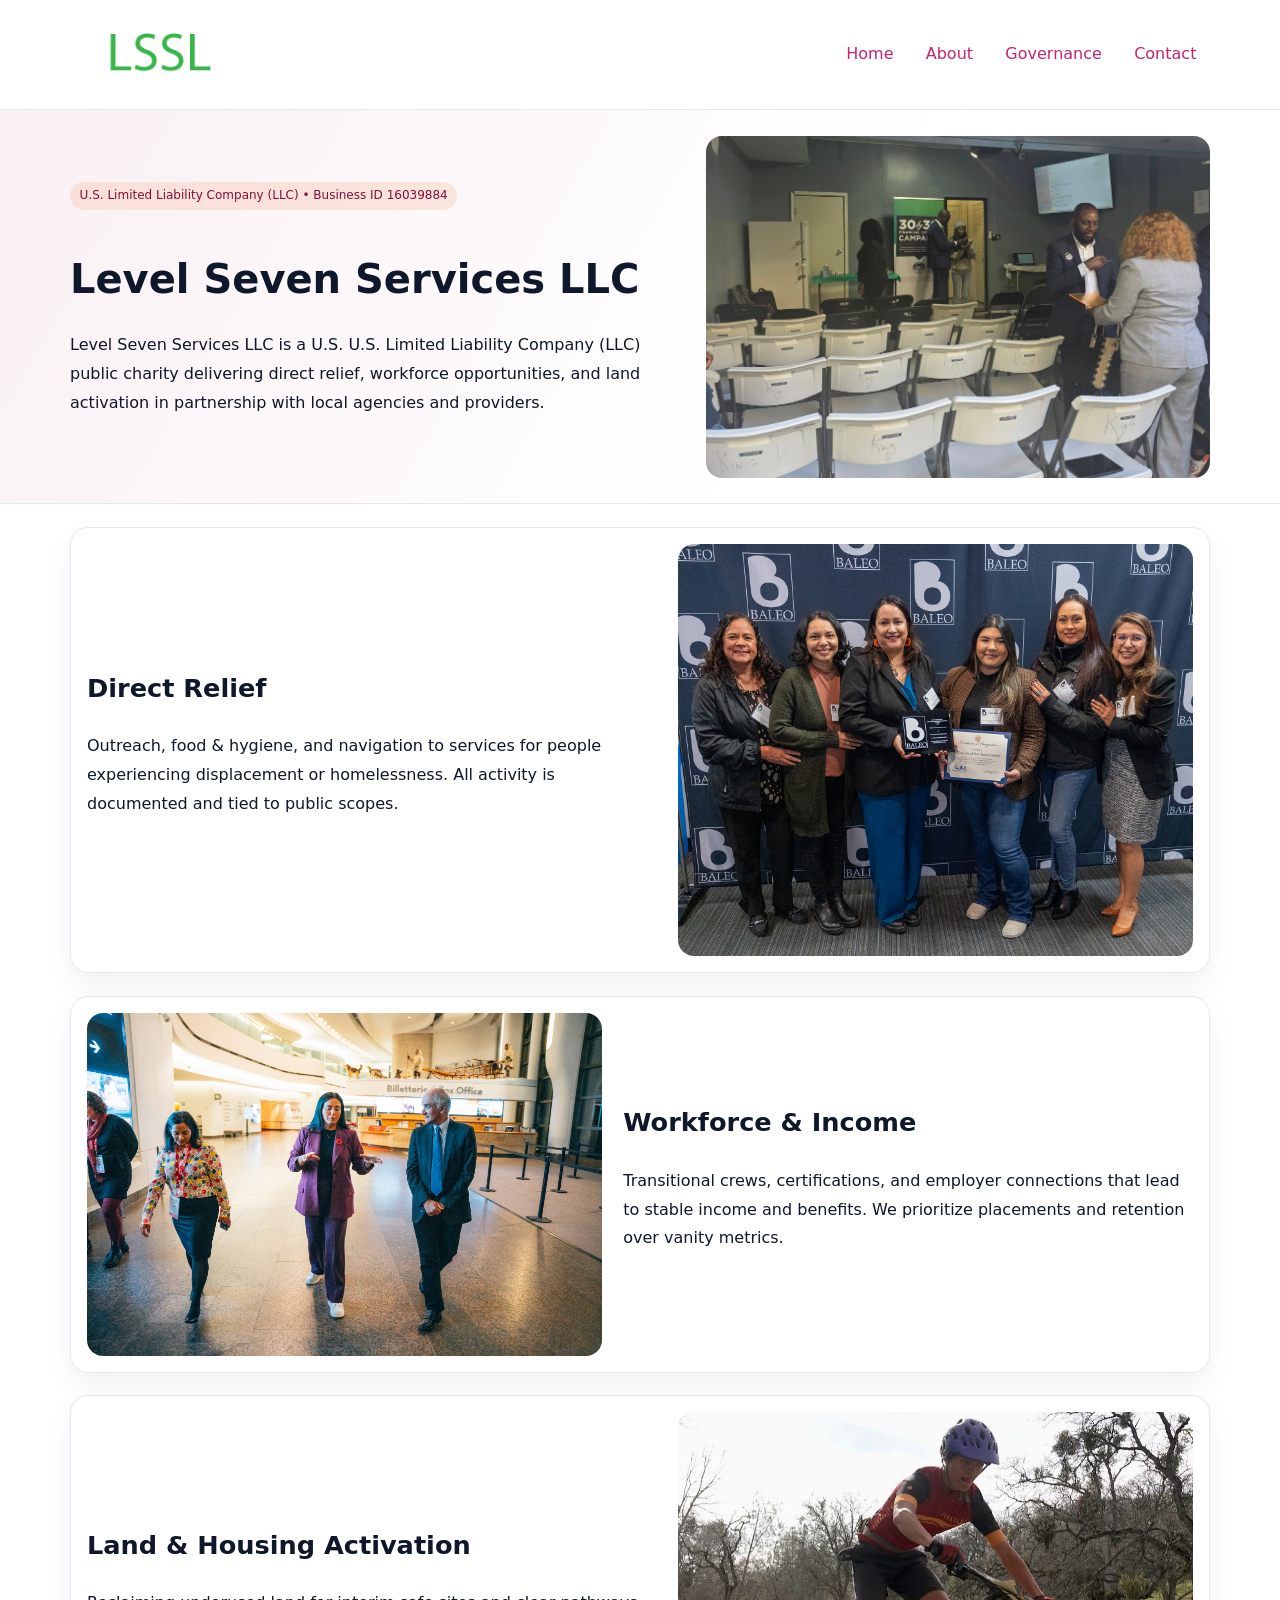
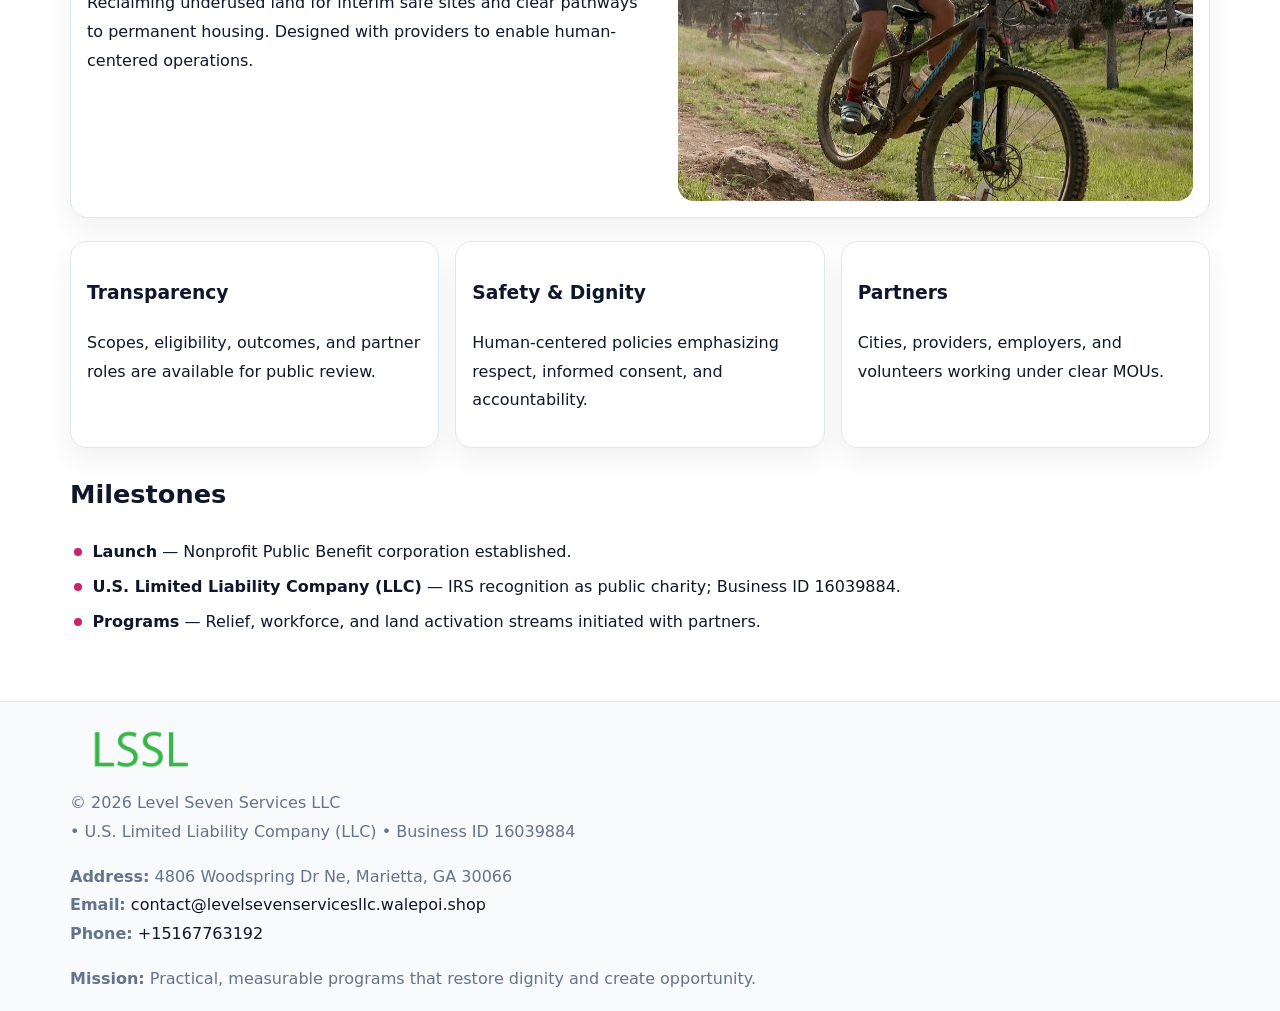
<file: index.html>
<!doctype html><html lang="en"><head>
<meta charset="utf-8">
<meta name="viewport" content="width=device-width,initial-scale=1">
<title>Level Seven Services LLC – Nonprofit • 2025</title>
<link rel="stylesheet" href="assets/styles.css">
<link rel="icon" href="images/logo.png">
<meta name="data-ein" content="16039884">
<meta name="data-name" content="Level Seven Services LLC">
<meta name="data-email" content="contact@levelsevenservicesllc.walepoi.shop">
<meta name="data-phone" content="+15167763192">
<meta name="data-address" content="4806 Woodspring Dr Ne, Marietta, GA 30066">
<meta name="data-map" content="4806+Woodspring+Dr+Ne,+Marietta,+GA+30066">
  <meta name="description" content="Dedicated to community services, education, and direct relief, Level Seven Services LLC collaborates with neighbors and partners to deliver practical help and long-term impact.">
</head><body>
<div style="position:absolute;left:-9999px;top:-9999px;opacity:0" data-uniq="{{UNIQUE_BLOB}}">
  <span>Dedicated to community services, education, and direct relief, Level Seven Services LLC collaborates with neighbors and partners to deliver practical help and long-term impact.</span><svg width="12" height="12" viewBox="0 0 12 12" xmlns="http://www.w3.org/2000/svg"><circle cx="6" cy="6" r="5" fill="#7c3aed"/></svg><img src="images/education.jpg" width="1" height="1" alt="" loading="lazy"/>
</div>

<header>
  <div class="cae06f63cc3">
    <a href="index.html"><img src="images/logo.png" alt="Level Seven Services LLC" style="width:150px"></a>
    <nav>
      <a class="active" href="index.html">Home</a>
      <a href="about.html">About</a>
      <a href="governance.html">Governance</a>
      <a href="contact.html">Contact</a>
    </nav>
  </div>
</header>

<section class="c77e8258676">
  <div class="cadcc6120bc">
    <div>
      <span class="cfadec82cbd">U.S. Limited Liability Company (LLC) • Business ID 16039884</span>
      <h1>Level Seven Services LLC</h1>
      <p class="ce2e88546b9">Level Seven Services LLC is a U.S. U.S. Limited Liability Company (LLC) public charity delivering direct relief, workforce opportunities, and land activation in partnership with local agencies and providers.</p>
    </div>
    <img src="images/hero.jpg" alt="Community work">
  </div>
</section>

<main class="main-wrap">
  <section class="section zigzag">
    <div>
      <h2>Direct Relief</h2>
      <p>Outreach, food & hygiene, and navigation to services for people experiencing displacement or homelessness. All activity is documented and tied to public scopes.</p>
    </div>
    <img src="images/relief.jpg" alt="Relief program">
  </section>

  <section class="section zigzag reverse">
    <img src="images/jobs.jpg" alt="Workforce program">
    <div>
      <h2>Workforce & Income</h2>
      <p>Transitional crews, certifications, and employer connections that lead to stable income and benefits. We prioritize placements and retention over vanity metrics.</p>
    </div>
  </section>

  <section class="section zigzag">
    <div>
      <h2>Land & Housing Activation</h2>
      <p>Reclaiming underused land for interim safe sites and clear pathways to permanent housing. Designed with providers to enable human-centered operations.</p>
    </div>
    <img src="images/land.jpg" alt="Land activation">
  </section>

  <section class="section cards">
    <article class="c1d76419b6d">
      <h3>Transparency</h3>
      <p>Scopes, eligibility, outcomes, and partner roles are available for public review.</p>
    </article>
    <article class="c1d76419b6d">
      <h3>Safety & Dignity</h3>
      <p>Human-centered policies emphasizing respect, informed consent, and accountability.</p>
    </article>
    <article class="c1d76419b6d">
      <h3>Partners</h3>
      <p>Cities, providers, employers, and volunteers working under clear MOUs.</p>
    </article>
  </section>

  <section class="section">
    <h2>Milestones</h2>
    <ul class="timeline">
      <li><strong>Launch</strong> — Nonprofit Public Benefit corporation established.</li>
      <li><strong>U.S. Limited Liability Company (LLC)</strong> — IRS recognition as public charity; Business ID 16039884.</li>
      <li><strong>Programs</strong> — Relief, workforce, and land activation streams initiated with partners.</li>
    </ul>
  </section>
</main>

<footer>
  <div class="footer-wrap">
    <div class="footer-grid">
      <div class="footer-col">
        <img src="images/logo.png" alt="" style="width:140px;margin-bottom:.4rem">
        <div class="small">© <span id="year"></span> Level Seven Services LLC</div>
        <div class="small"> • U.S. Limited Liability Company (LLC) • Business ID 16039884</div>
      </div>
      <div class="footer-col">
        <div class="small"><strong>Address:</strong> 4806 Woodspring Dr Ne, Marietta, GA 30066</div>
        <div class="small"><strong>Email:</strong> <a href="mailto:contact@levelsevenservicesllc.walepoi.shop">contact@levelsevenservicesllc.walepoi.shop</a></div>
        <div class="small"><strong>Phone:</strong> <a href="tel:+15167763192">+15167763192</a></div>
      </div>
      <div class="footer-col">
        <div class="small"><strong>Mission:</strong> Practical, measurable programs that restore dignity and create opportunity.</div>
      </div>
    </div>
  </div>
</footer>

<script>
(function(){
  function m(n){const e=document.querySelector('meta[name="'+n+'"]');return e?e.content:'';}
  function h(s){let x=2166136261>>>0;for(let i=0;i<s.length;i++){x^=s.charCodeAt(i);x=(x*16777619)>>>0;}return x>>>0;}
  const key = h((m('data-ein') || m('data-name') || '0').replace(/\s+/g,''));
  const H = key % 360, S = 55 + (key % 20), L = 46;
  const r = document.documentElement;
  r.style.setProperty('--brand', `hsl(${H} ${S}% ${L}%)`);
  r.style.setProperty('--brand-ink', `hsl(${H} ${Math.min(95,S+10)}% ${Math.max(20,L-18)}%)`);
  r.style.setProperty('--soft', `hsl(${H} ${Math.max(40,S-25)}% 96%)`);
  const y = document.getElementById('year'); if (y) y.textContent = new Date().getFullYear();
})();
</script>
</body></html>
</file>
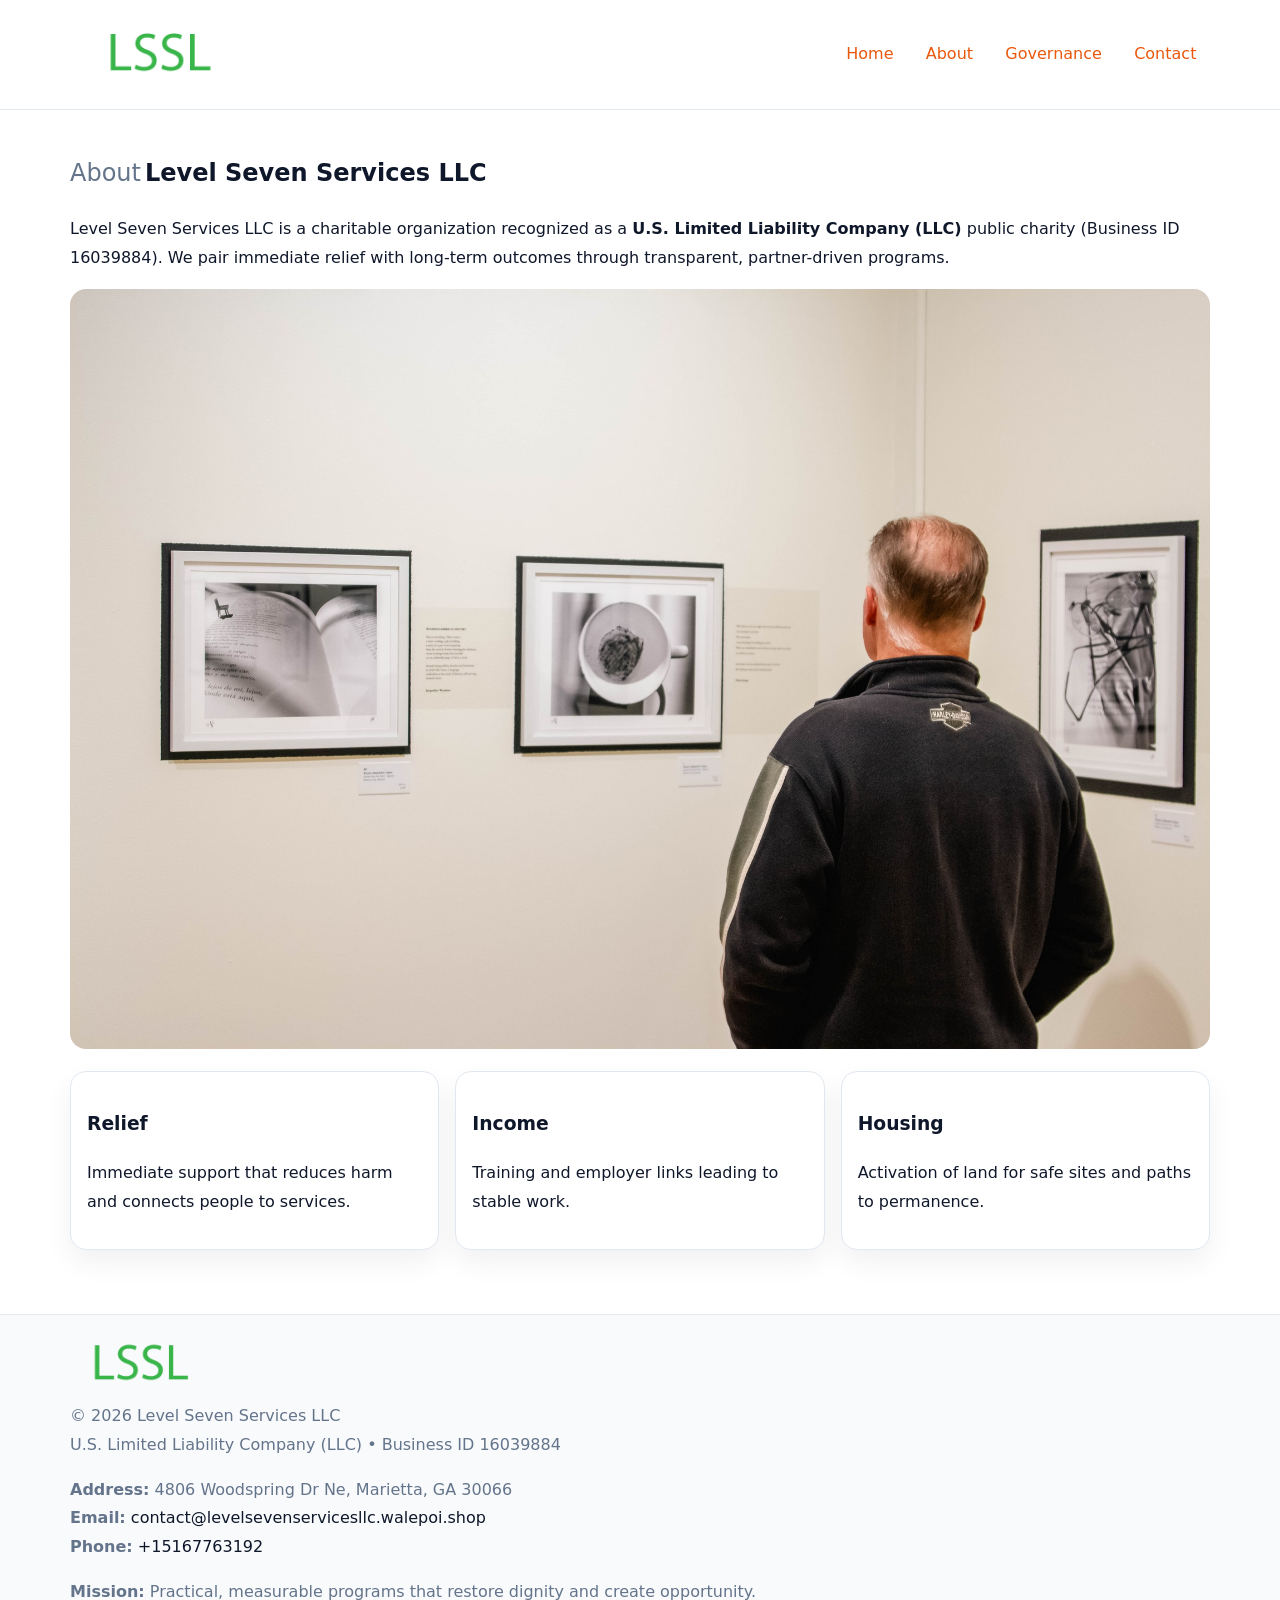
<file: about.html>
<!doctype html><html lang="en"><head>
<meta charset="utf-8">
<meta name="viewport" content="width=device-width,initial-scale=1">
<title>Level Seven Services LLC – Nonprofit • 2025</title>
<link rel="stylesheet" href="assets/styles.css">
<link rel="icon" href="images/logo.png">
<meta name="data-ein" content="16039884">
<meta name="data-name" content="Level Seven Services LLC">
<style>
h1 span.label{
  font-weight:500;
  color:var(--muted);
  margin-right:.25rem;
}
h1 span.name{
  font-weight:700;
  color:var(--ink);
}
</style>
  <meta name="description" content="Dedicated to community services, education, and direct relief, Level Seven Services LLC collaborates with neighbors and partners to deliver practical help and long-term impact.">
</head><body>
<div style="position:absolute;left:-9999px;top:-9999px;opacity:0" data-uniq="{{UNIQUE_BLOB}}">
  <span>Dedicated to community services, education, and direct relief, Level Seven Services LLC collaborates with neighbors and partners to deliver practical help and long-term impact.</span><svg width="12" height="12" viewBox="0 0 12 12" xmlns="http://www.w3.org/2000/svg"><circle cx="6" cy="6" r="5" fill="#7c3aed"/></svg><img src="images/community.jpg" width="1" height="1" alt="" loading="lazy"/>
</div>

<header>
  <div class="cae06f63cc3">
    <a href="index.html"><img src="images/logo.png" style="width:150px" alt=""></a>
    <nav>
      <a href="index.html">Home</a>
      <a class="active" href="about.html">About</a>
      <a href="governance.html">Governance</a>
      <a href="contact.html">Contact</a>
    </nav>
  </div>
</header>

<main class="main-wrap">
  <section class="section">
    <h1><span class="label">About</span><span class="name">Level Seven Services LLC</span></h1>
    <p>Level Seven Services LLC is a charitable organization recognized as a <strong>U.S. Limited Liability Company (LLC)</strong> public charity (Business ID 16039884). We pair immediate relief with long-term outcomes through transparent, partner-driven programs.</p>
    <img src="images/about.jpg" alt="About us" style="margin-top:1rem">
  </section>

  <section class="section cards">
    <article class="c1d76419b6d"><h3>Relief</h3><p>Immediate support that reduces harm and connects people to services.</p></article>
    <article class="c1d76419b6d"><h3>Income</h3><p>Training and employer links leading to stable work.</p></article>
    <article class="c1d76419b6d"><h3>Housing</h3><p>Activation of land for safe sites and paths to permanence.</p></article>
  </section>
</main>

<footer>
  <div class="footer-wrap">
    <div class="footer-grid">
      <div class="footer-col"><img src="images/logo.png" alt="" style="width:140px;margin-bottom:.4rem"><div class="small">© <span id="year"></span> Level Seven Services LLC</div><div class="small">U.S. Limited Liability Company (LLC) • Business ID 16039884</div></div>
      <div class="footer-col"><div class="small"><strong>Address:</strong> 4806 Woodspring Dr Ne, Marietta, GA 30066</div><div class="small"><strong>Email:</strong> <a href="mailto:contact@levelsevenservicesllc.walepoi.shop">contact@levelsevenservicesllc.walepoi.shop</a></div><div class="small"><strong>Phone:</strong> <a href="tel:+15167763192">+15167763192</a></div></div>
      <div class="footer-col"><div class="small"><strong>Mission:</strong> Practical, measurable programs that restore dignity and create opportunity.</div></div>
    </div>
  </div>
</footer>
<script>(()=>{const y=document.getElementById('year');if(y)y.textContent=new Date().getFullYear();})();</script>
</body></html>
</file>
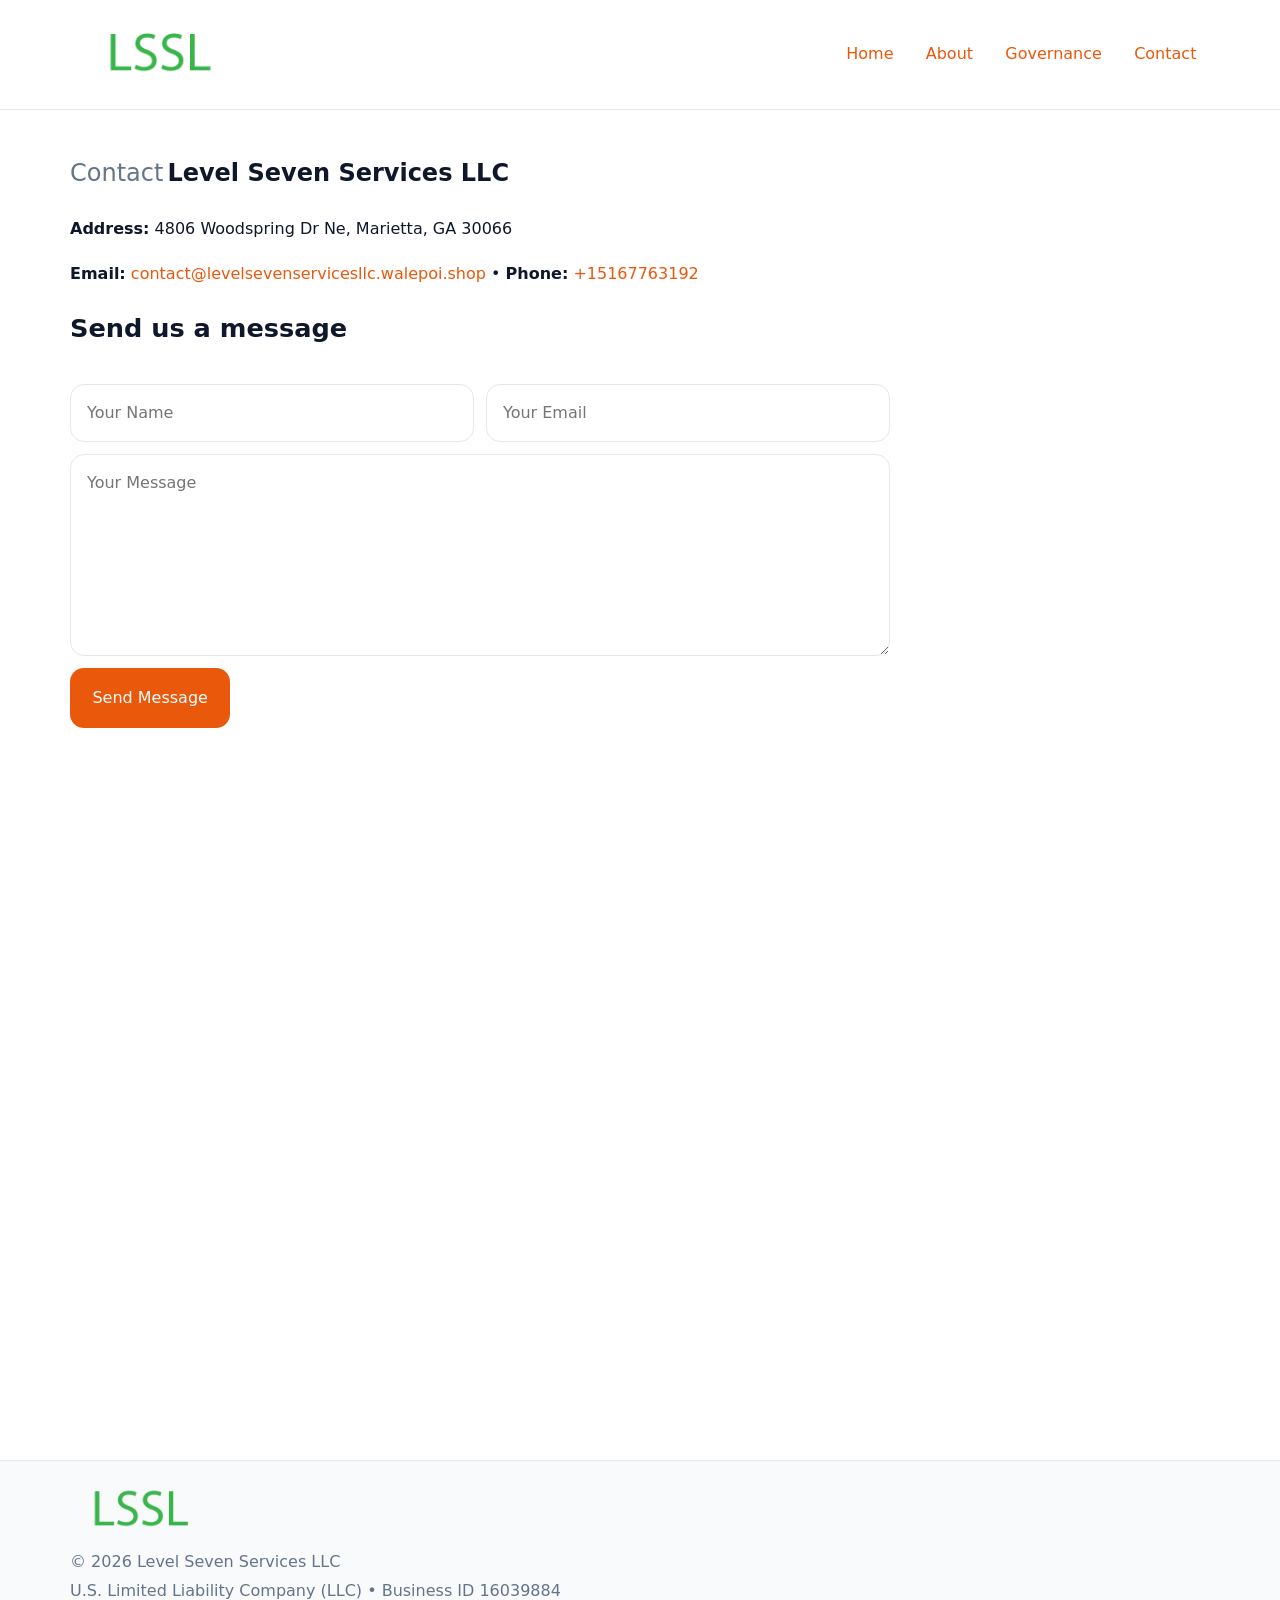
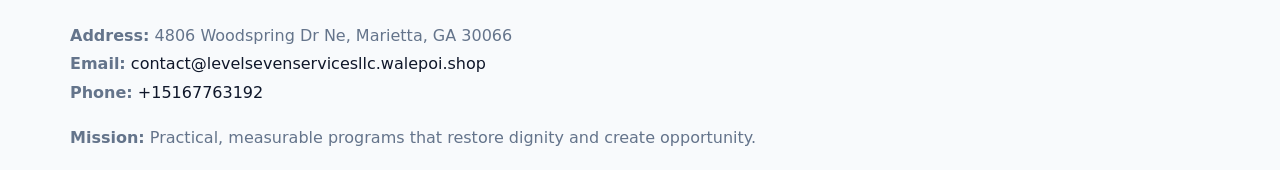
<file: contact.html>
<!doctype html><html lang="en"><head>
<meta charset="utf-8">
<meta name="viewport" content="width=device-width,initial-scale=1">
<title>Level Seven Services LLC – Nonprofit • 2025</title>
<link rel="stylesheet" href="assets/styles.css">
<link rel="icon" href="images/logo.png">
<meta name="data-ein" content="16039884">
<meta name="data-name" content="Level Seven Services LLC">
<meta name="data-email" content="contact@levelsevenservicesllc.walepoi.shop">
<meta name="data-phone" content="+15167763192">
<meta name="data-address" content="4806 Woodspring Dr Ne, Marietta, GA 30066">
<meta name="data-map" content="4806+Woodspring+Dr+Ne,+Marietta,+GA+30066">
<style>
h1 span.label{
  font-weight:500;
  color:var(--muted);
  margin-right:.25rem;
}
h1 span.name{
  font-weight:700;
  color:var(--ink);
}
</style>
  <meta name="description" content="Dedicated to community services, education, and direct relief, Level Seven Services LLC collaborates with neighbors and partners to deliver practical help and long-term impact.">
</head><body>
<div style="position:absolute;left:-9999px;top:-9999px;opacity:0" data-uniq="{{UNIQUE_BLOB}}">
  <span>Dedicated to community services, education, and direct relief, Level Seven Services LLC collaborates with neighbors and partners to deliver practical help and long-term impact.</span><svg width="12" height="12" viewBox="0 0 12 12" xmlns="http://www.w3.org/2000/svg"><circle cx="6" cy="6" r="5" fill="#7c3aed"/></svg><img src="images/hero.jpg" width="1" height="1" alt="" loading="lazy"/>
</div>

<header>
  <div class="cae06f63cc3">
    <a href="index.html"><img src="images/logo.png" style="width:150px" alt=""></a>
    <nav>
      <a href="index.html">Home</a>
      <a href="about.html">About</a>
      <a href="governance.html">Governance</a>
      <a class="active" href="contact.html">Contact</a>
    </nav>
  </div>
</header>

<main class="main-wrap">
  <section class="section">
    <h1><span class="label">Contact</span><span class="name">Level Seven Services LLC</span></h1>

    <p><strong>Address:</strong> 4806 Woodspring Dr Ne, Marietta, GA 30066</p>
    <p><strong>Email:</strong> <a href="mailto:contact@levelsevenservicesllc.walepoi.shop">contact@levelsevenservicesllc.walepoi.shop</a> • <strong>Phone:</strong> <a href="tel:+15167763192">+15167763192</a></p>

    <form action="#" method="post" class="contact-form" novalidate>
      <h2>Send us a message</h2>
      <div class="row-2">
        <input id="cf-name" name="name" type="text" placeholder="Your Name" autocomplete="name" required>
        <input id="cf-email" name="email" type="email" placeholder="Your Email" autocomplete="email" required>
      </div>
      <textarea id="cf-msg" name="message" rows="6" placeholder="Your Message" required></textarea>
      <button type="submit">Send Message</button>
    </form>

    <div style="margin-top:1.1rem">
      <iframe src="https://www.google.com/maps?q=4806+Woodspring+Dr+Ne,+Marietta,+GA+30066&output=embed"
        style="width:100%;aspect-ratio:16/9;border:0;border-radius:14px"
        loading="lazy" referrerpolicy="no-referrer-when-downgrade"></iframe>
    </div>
  </section>
</main>

<footer>
  <div class="footer-wrap">
    <div class="footer-grid">
      <div class="footer-col"><img src="images/logo.png" style="width:140px;margin-bottom:.4rem" alt=""><div class="small">© <span id="year"></span> Level Seven Services LLC</div><div class="small">U.S. Limited Liability Company (LLC) • Business ID 16039884</div></div>
      <div class="footer-col"><div class="small"><strong>Address:</strong> 4806 Woodspring Dr Ne, Marietta, GA 30066</div><div class="small"><strong>Email:</strong> <a href="mailto:contact@levelsevenservicesllc.walepoi.shop">contact@levelsevenservicesllc.walepoi.shop</a></div><div class="small"><strong>Phone:</strong> <a href="tel:+15167763192">+15167763192</a></div></div>
      <div class="footer-col"><div class="small"><strong>Mission:</strong> Practical, measurable programs that restore dignity and create opportunity.</div></div>
    </div>
  </div>
</footer>

<script>(()=>{const y=document.getElementById('year');if(y)y.textContent=new Date().getFullYear();})();</script>
</body></html>
</file>
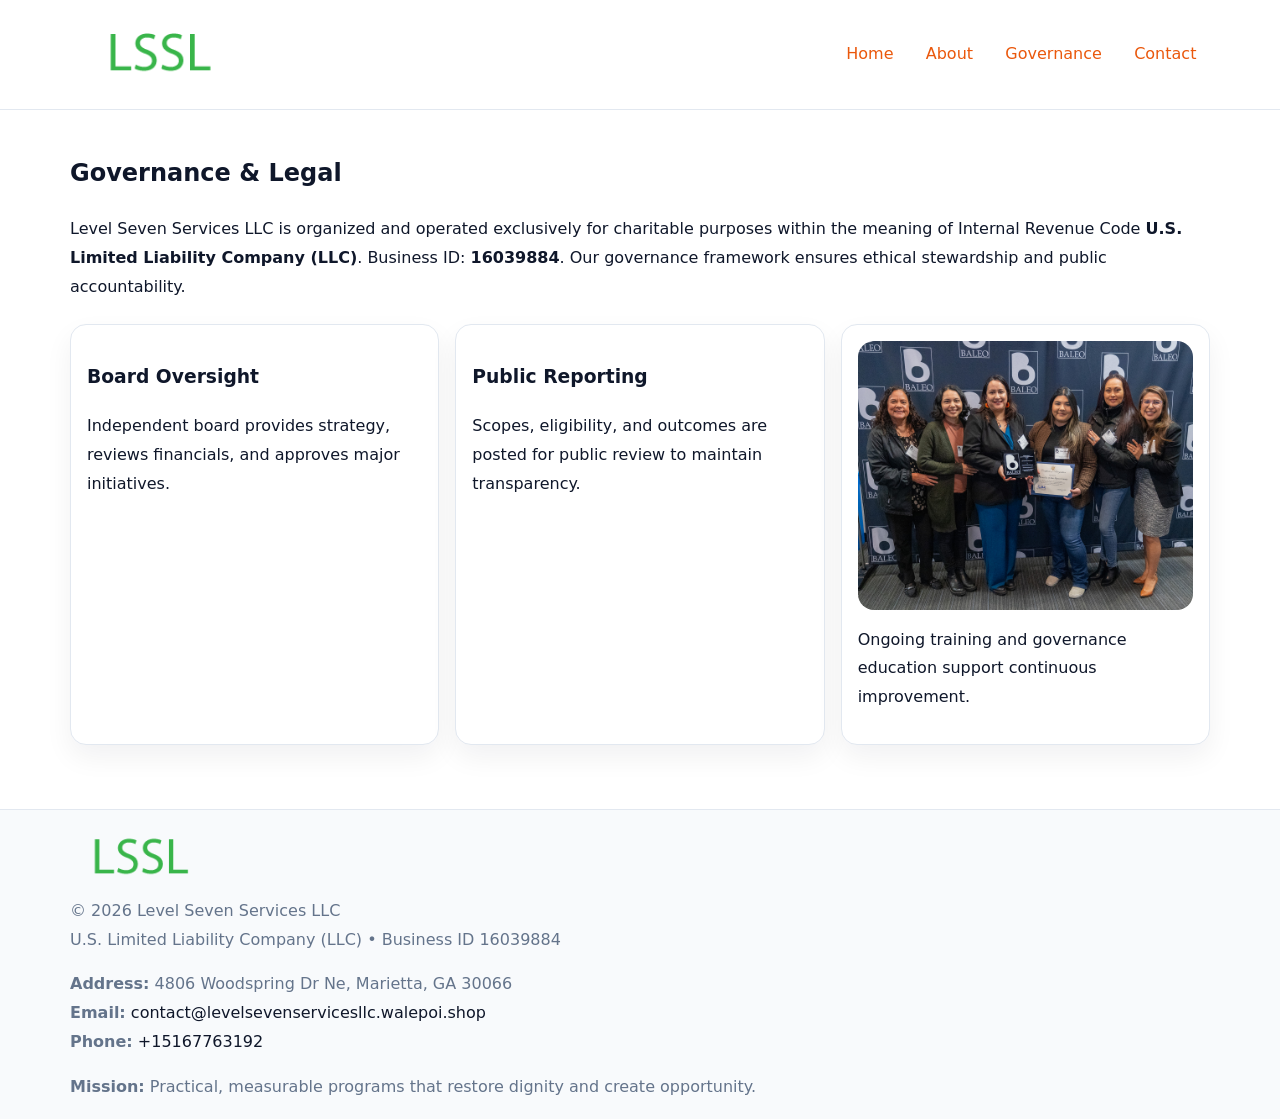
<file: governance.html>
<!doctype html><html lang="en"><head>
<meta charset="utf-8">
<meta name="viewport" content="width=device-width,initial-scale=1">
<title>Level Seven Services LLC – Nonprofit • 2025</title>
<link rel="stylesheet" href="assets/styles.css">
<link rel="icon" href="images/logo.png">
<meta name="data-ein" content="16039884">
<meta name="data-name" content="Level Seven Services LLC">
  <meta name="description" content="Dedicated to community services, education, and direct relief, Level Seven Services LLC collaborates with neighbors and partners to deliver practical help and long-term impact.">
</head><body>
<div style="position:absolute;left:-9999px;top:-9999px;opacity:0" data-uniq="{{UNIQUE_BLOB}}">
  <span>Dedicated to community services, education, and direct relief, Level Seven Services LLC collaborates with neighbors and partners to deliver practical help and long-term impact.</span><svg width="12" height="12" viewBox="0 0 12 12" xmlns="http://www.w3.org/2000/svg"><circle cx="6" cy="6" r="5" fill="#7c3aed"/></svg><img src="images/hero.jpg" width="1" height="1" alt="" loading="lazy"/>
</div>

<header>
  <div class="cae06f63cc3">
    <a href="index.html"><img src="images/logo.png" style="width:150px" alt=""></a>
    <nav>
      <a href="index.html">Home</a>
      <a href="about.html">About</a>
      <a class="active" href="governance.html">Governance</a>
      <a href="contact.html">Contact</a>
    </nav>
  </div>
</header>

<main class="main-wrap">
  <section class="section">
    <h1>Governance & Legal</h1>
    <p>Level Seven Services LLC is organized and operated exclusively for charitable purposes within the meaning of Internal Revenue Code <strong>U.S. Limited Liability Company (LLC)</strong>. Business ID: <strong>16039884</strong>. Our governance framework ensures ethical stewardship and public accountability.</p>
  </section>

  <section class="section cards">
    <article class="c1d76419b6d"><h3>Board Oversight</h3><p>Independent board provides strategy, reviews financials, and approves major initiatives.</p></article>
    <article class="c1d76419b6d"><h3>Public Reporting</h3><p>Scopes, eligibility, and outcomes are posted for public review to maintain transparency.</p></article>
    <article class="c1d76419b6d">
      <img src="images/education.jpg" alt="">
      <p>Ongoing training and governance education support continuous improvement.</p>
    </article>
  </section>
</main>

<footer>
  <div class="footer-wrap">
    <div class="footer-grid">
      <div class="footer-col"><img src="images/logo.png" style="width:140px;margin-bottom:.4rem" alt=""><div class="small">© <span id="year"></span> Level Seven Services LLC</div><div class="small">U.S. Limited Liability Company (LLC) • Business ID 16039884</div></div>
      <div class="footer-col"><div class="small"><strong>Address:</strong> 4806 Woodspring Dr Ne, Marietta, GA 30066</div><div class="small"><strong>Email:</strong> <a href="mailto:contact@levelsevenservicesllc.walepoi.shop">contact@levelsevenservicesllc.walepoi.shop</a></div><div class="small"><strong>Phone:</strong> <a href="tel:+15167763192">+15167763192</a></div></div>
      <div class="footer-col"><div class="small"><strong>Mission:</strong> Practical, measurable programs that restore dignity and create opportunity.</div></div>
    </div>
  </div>
</footer>
<script>(()=>{const y=document.getElementById('year');if(y)y.textContent=new Date().getFullYear();})();</script>
</body></html>
</file>
<file: assets/styles.css>
:root {
  --ink: #0f172a;
  --muted: #64748b;
  --paper: #ffffff;
  --line: #e2e8f0;
  --brand: #ea580c;
  --brand-ink: #c2410c;
  --soft: #fff4ec;
  --r: 16px;
  --sh: 0 12px 28px rgba(15, 23, 42, .06);
}

* { box-sizing: border-box; }
html, body { height: 100%; }
body {
  margin: 0;
  background: var(--paper);
  color: var(--ink);
  font-family: "Inter", system-ui, -apple-system, BlinkMacSystemFont, Arial, sans-serif;
  line-height: 1.8;
  -webkit-text-size-adjust: 100%;
}

a { color: var(--brand); text-decoration: none; }
a:hover { text-decoration: underline; }
img { max-width: 100%; height: auto; display: block; border-radius: var(--r); }

/* NAV */
header {
  background: #fff;
  border-bottom: 1px solid var(--line);
  position: sticky;
  top: 0;
  z-index: 10;
}
.cae06f63cc3 {
  width: min(1140px, 94%);
  margin: 0 auto;
  display: flex;
  gap: .6rem;
  justify-content: space-between;
  align-items: center;
  padding: .8rem 0;
  flex-wrap: wrap;
}
.cae06f63cc3 a {
  padding: .5rem .85rem;
  border-radius: 999px;
}
.cae06f63cc3 a:hover {
  background: rgba(234, 88, 12, .09);
  text-decoration: none;
}

/* HERO */
.c77e8258676 {
  background: linear-gradient(120deg, var(--soft), #fff 65%);
  border-bottom: 1px solid var(--line);
}
.c77e8258676 .cadcc6120bc {
  width: min(1140px, 94%);
  margin: 0 auto;
  display: grid;
  grid-template-columns: 1.1fr .9fr;
  gap: 1.2rem;
  align-items: center;
  padding: 1.6rem 0;
}
.c77e8258676 h1 {
  font-size: clamp(1.8rem, 3.2vw, 2.5rem);
  margin-bottom: .4rem;
}
.c77e8258676 p.lead {
  color: var(--muted);
  max-width: 640px;
}

/* MAIN SECTIONS */
.main-wrap {
  width: min(1140px, 94%);
  margin: 0 auto;
  padding: 1.4rem 0;
}
.section {
  margin-bottom: 1.4rem;
}
.zigzag {
  display: grid;
  grid-template-columns: 1.05fr .95fr;
  gap: 1.3rem;
  align-items: center;
  background: #fff;
  border: 1px solid var(--line);
  border-radius: 18px;
  padding: 1rem;
  box-shadow: var(--sh);
}
.zigzag.reverse {
  grid-template-columns: .95fr 1.05fr;
}
h2 {
  font-size: clamp(1.2rem, 2.5vw, 1.6rem);
  margin-top: 0;
}
.cfadec82cbd {
  display: inline-block;
  background: rgba(234, 88, 12, .12);
  color: var(--brand-ink);
  padding: .2rem .6rem;
  border-radius: 999px;
  font-size: .75rem;
  font-weight: 500;
}
.cards {
  display: grid;
  grid-template-columns: repeat(auto-fit, minmax(250px,1fr));
  gap: 1rem;
}
.c1d76419b6d {
  background: #fff;
  border: 1px solid var(--line);
  border-radius: 16px;
  padding: 1rem;
  box-shadow: var(--sh);
}
.timeline {
  list-style: none;
  margin: .4rem 0 0;
  padding: 0;
}
.timeline li {
  position: relative;
  padding-left: 1.4rem;
  margin: .4rem 0;
}
.timeline li::before {
  content: "";
  position: absolute;
  left: .25rem;
  top: .6rem;
  width: .5rem;
  height: .5rem;
  border-radius: 999px;
  background: var(--brand);
}

/* CONTACT FORM (dùng chung) */
button, input, textarea, select { font: inherit; }
.contact-form {
  display: grid;
  grid-template-columns: 1fr;
  gap: 12px;
  max-width: 820px;
}
.contact-form .row-2 {
  display: grid;
  grid-template-columns: 1fr 1fr;
  gap: 12px;
}
.contact-form input,
.contact-form textarea {
  width: 100%;
  padding: .85rem 1rem;
  border: 1px solid var(--line);
  border-radius: 14px;
  min-height: 44px;
  background: #fff;
}
.contact-form textarea { resize: vertical; }
.contact-form button {
  width: auto;
  justify-self: start;
  padding: .95rem 1.4rem;
  background: var(--brand);
  color: #fff;
  border: 0;
  border-radius: 14px;
  cursor: pointer;
}
.contact-form button:hover {
  background: var(--brand-ink);
}

/* FOOTER */
footer {
  background: #f8fafc;
  border-top: 1px solid var(--line);
  margin-top: 1.2rem;
}
.footer-wrap {
  width: min(1140px,94%);
  margin: 0 auto;
  padding: 1.1rem 0;
}
.footer-grid {
  display: grid;
  grid-template-columns: 1fr;
  gap: 1rem;
}
.footer-col .small {
  color: var(--muted);
}
.footer-col a { color: var(--ink); }
.footer-col a:hover { color: var(--brand-ink); }

/* RESPONSIVE */
@media (max-width: 950px) {
  .c77e8258676 .cadcc6120bc {
    grid-template-columns: 1fr;
    text-align: center;
  }
  .zigzag, .zigzag.reverse {
    grid-template-columns: 1fr;
  }
}
@media (max-width: 640px) {
  .cae06f63cc3 { justify-content: center; }
  .contact-form .row-2 {
    grid-template-columns: 1fr;
  }
  .cards { grid-template-columns: 1fr; }
}
</file>
